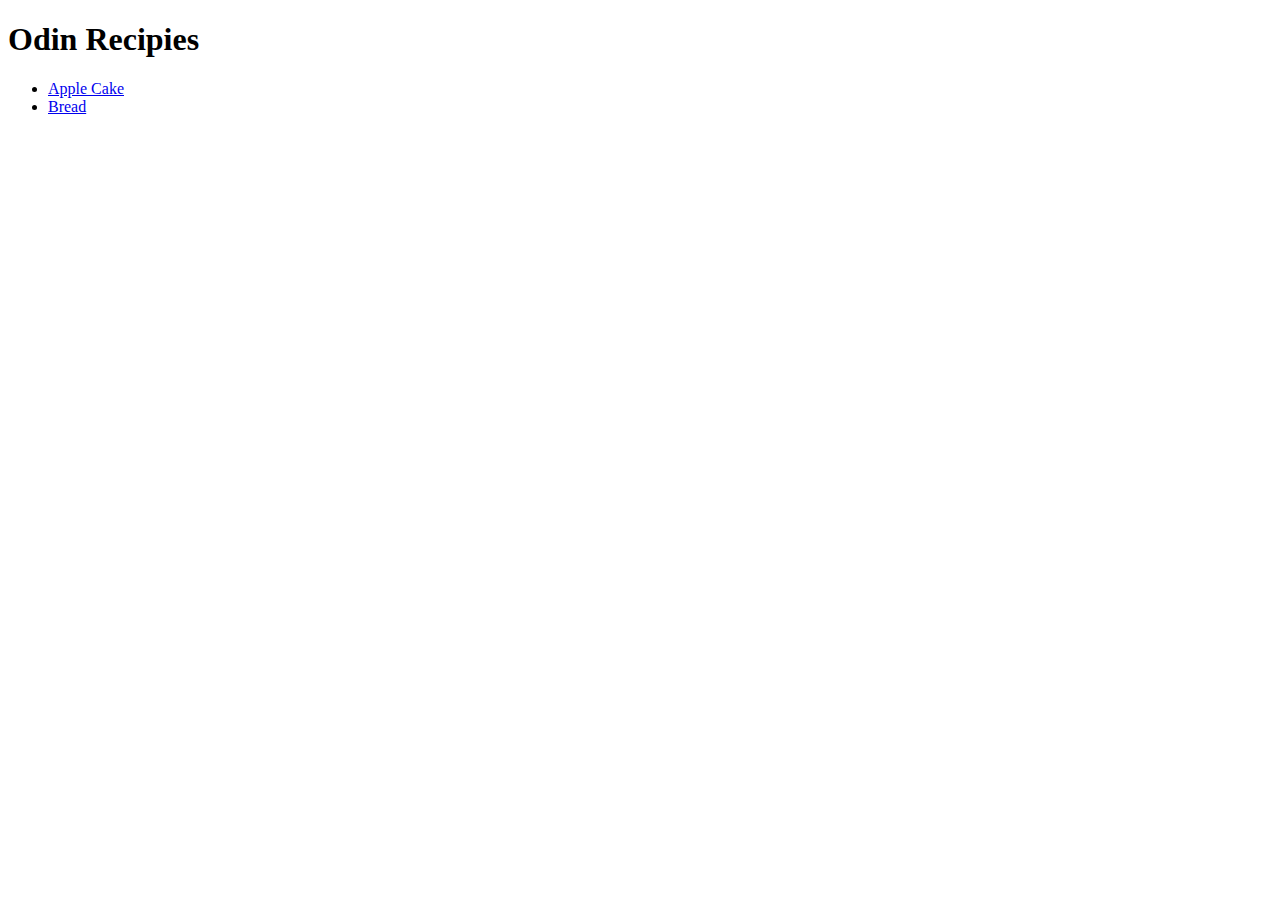
<file: index.html>
<!DOCTYPE html>
<html lang="en">
<head>
    <meta charset="UTF-8">
    <meta name="viewport" content="width=device-width, initial-scale=1.0">
    <title>Odin Recipies</title>
</head>
<body>
    <h1>Odin Recipies</h1>
    <ul>
        <li><a href="recipies/applecake.html">Apple Cake</a></li>
        <li><a href="recipies/bread.html">Bread</a></li>
   </ul>
</body>
</html>
</file>
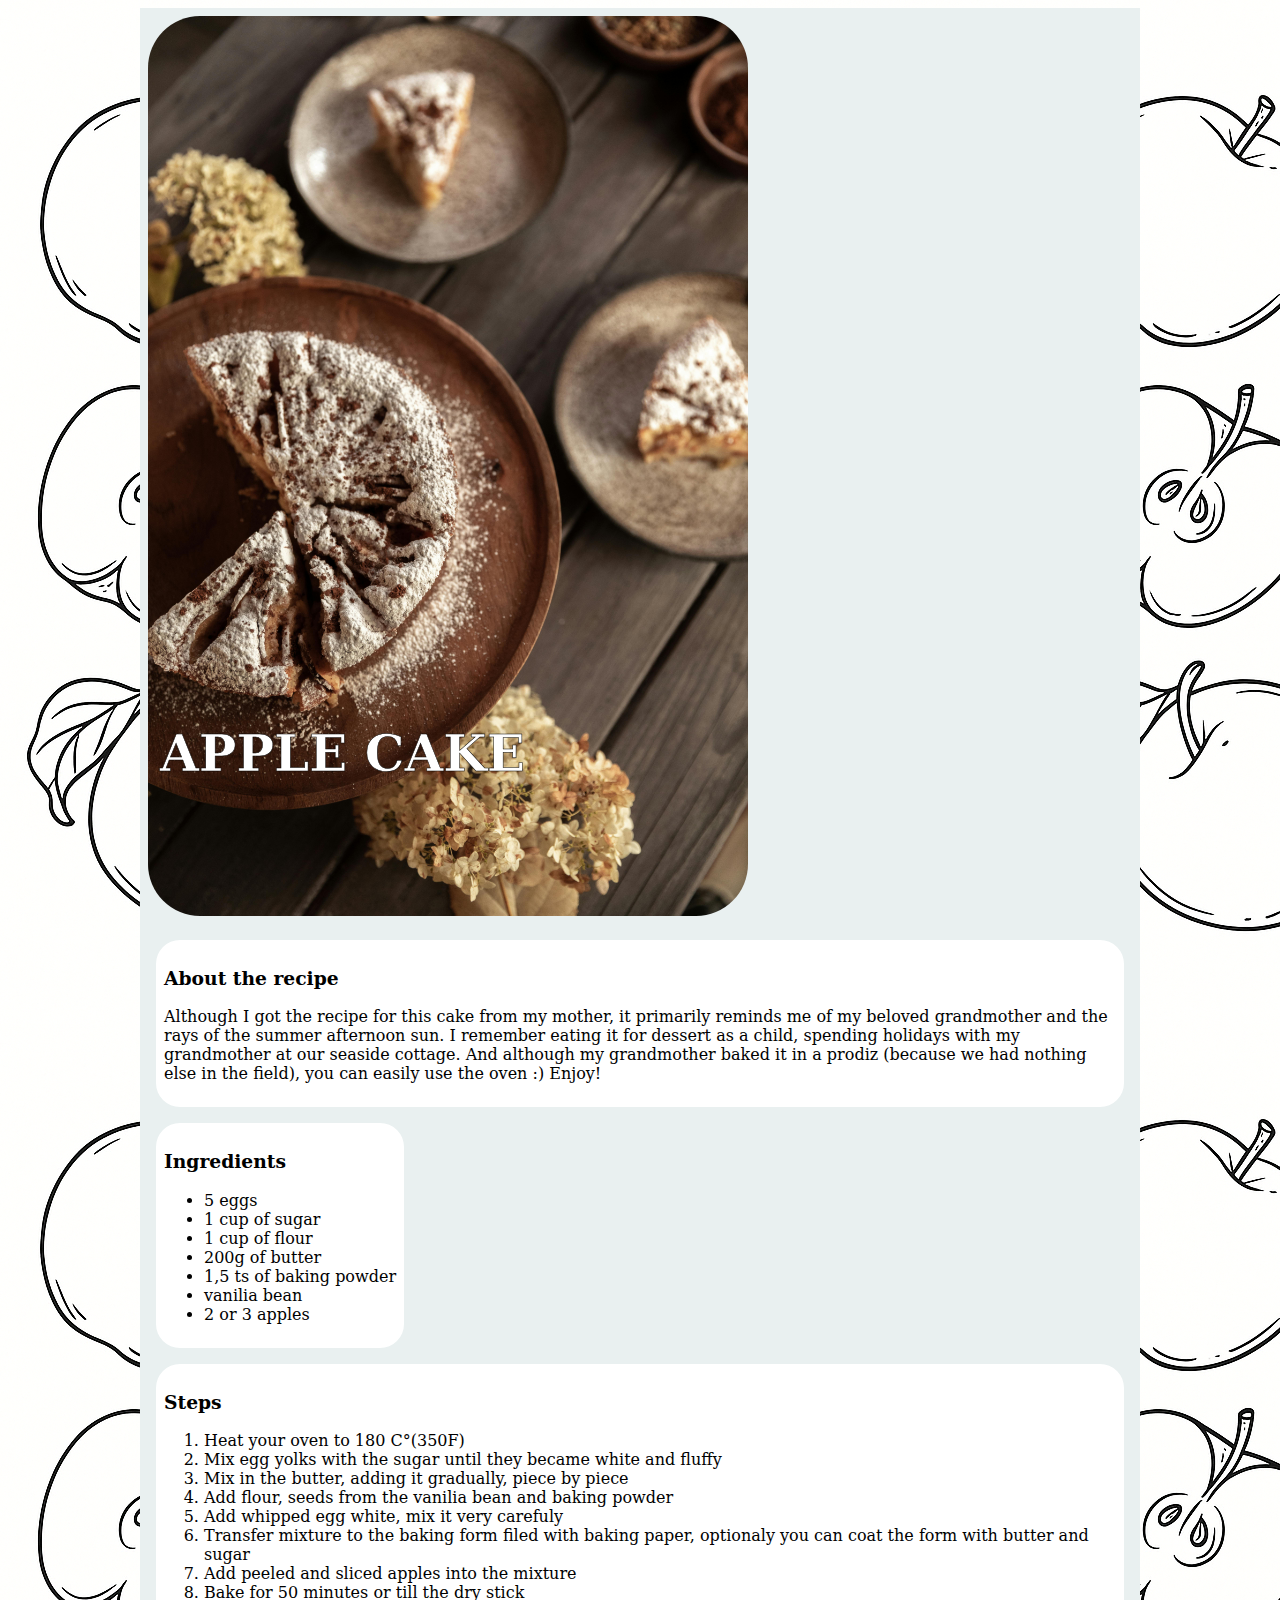
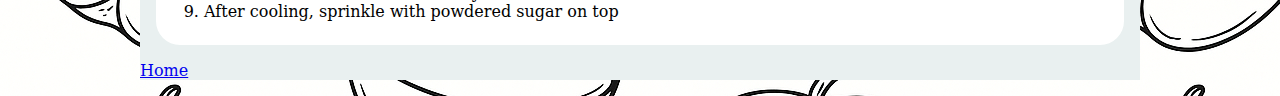
<file: recipies/applecake.html>
<!DOCTYPE html>
<html lang="en">
<head>
    <meta charset="UTF-8">
    <meta name="viewport" content="width=device-width, initial-scale=1.0">
    <link rel="stylesheet" href="style.css">
    <title>Apple Cake</title>
</head>
<body>
    <div class="card">
        <div class="image-box">
         <h1 class="title">APPLE CAKE</h1>
         <img class="image" src="applecake.jpg" width="600" height="auto" alt="applecake photo">
        </div>
    <div class="ingredients">
         <p><h3>About the recipe</h3></p>
         <p>Although I got the recipe for this cake from my mother, it primarily reminds me of my beloved grandmother and the rays of the summer afternoon sun. 
           I remember eating it for dessert as a child, spending holidays with my grandmother at our seaside cottage. 
           And although my grandmother baked it in a prodiz (because we had nothing else in the field), you can easily use the oven :) 
           Enjoy!
    </div>
           <div class="ingredients">
           <p><h3 class>Ingredients</h3></p>
           <ul>
            <li>5 eggs</li>
            <li>1 cup of sugar</li>
            <li>1 cup of flour</li>
            <li>200g of butter</li>
            <li>1,5 ts of baking powder</li>
            <li>vanilia bean</li>
            <li>2 or 3 apples</li>
           </ul>
           </div>
           <div class="ingredients">
           <p><h3>Steps</h3></p>
           <ol>
            <li>Heat your oven to 180 C°(350F)</li>
            <li>Mix egg yolks with the sugar until they became white and fluffy</li>
            <li>Mix in the butter, adding it gradually, piece by piece </li>
            <li>Add flour, seeds from the vanilia bean and baking powder</li>
            <li>Add whipped egg white, mix it very carefuly</li>
            <li>Transfer mixture to the baking form filed with baking paper,
                optionaly you can coat the form with butter and sugar</li>
            <li>Add peeled and sliced apples into the mixture</li>
            <li>Bake for 50 minutes or till the dry stick</li>
            <li>After cooling, sprinkle with powdered sugar on top</li>
            </ol>
           </div>
   <p><a href="../index.html">Home</a></p>
   </div>
</body>
</html>
</file>
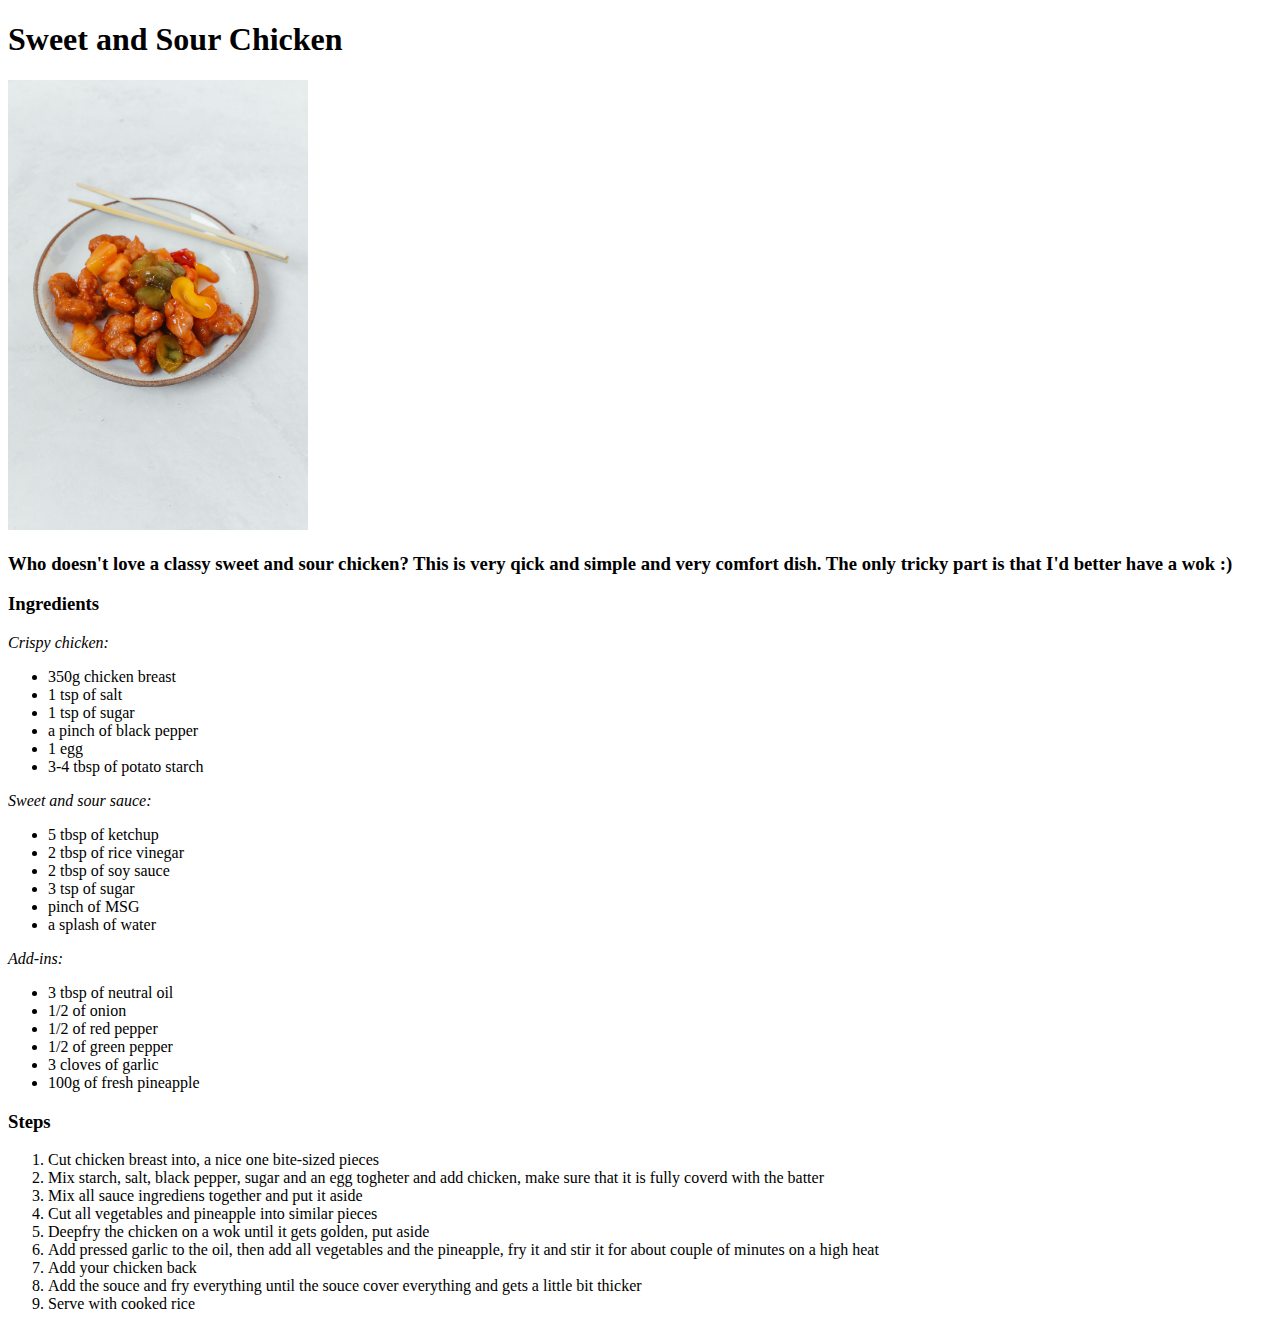
<file: recipies/asiachicken.html>
<!DOCTYPE html>
<html lang="en">
    <head>
        <meta charset="UTF-8">
        <meta name="viewport" content="width=device-width, initial-scale=1.0">
        <title>Sweet and Sour Chicken</title>
    </head>
    <body>
<h1>Sweet and Sour Chicken</h1>
<img src="asiachicken.jpg" width="300" height="450" alt="photo of sweet and sour chicken">
<p><h3>Who doesn't love a classy sweet and sour chicken? This is very qick and simple and very comfort dish.
       The only tricky part is that I'd better have a wok :)</h3></p>
       <p><h3>Ingredients</h3></p>
       <em>Crispy chicken:</em>
       <ul>
        <li>350g chicken breast</li>
        <li>1 tsp of salt</li>
        <li>1 tsp of sugar</li>
        <li>a pinch of black pepper</li>
        <li>1 egg</li>
        <li>3-4 tbsp of potato starch</li>
       </ul>
       <p><em>Sweet and sour sauce:</em></p>
       <ul>
        <li>5 tbsp of ketchup</li>
        <li>2 tbsp of rice vinegar</li>
        <li>2 tbsp of soy sauce</li>
        <li>3 tsp of sugar</li>
        <li>pinch of MSG</li>
        <li>a splash of water</li>
       </ul>
       <p><em>Add-ins:</em></p>
       <ul>
        <li>3 tbsp of neutral oil</li>
        <li>1/2 of onion</li>
        <li>1/2 of red pepper</li>
        <li>1/2 of green pepper</li>
        <li>3 cloves of garlic</li>
        <li>100g of fresh pineapple</li>
       </ul>
        <p><h3>Steps</h3></p>
        <ol>
        <li>Cut chicken breast into, a nice one bite-sized pieces</li>
        <li>Mix starch, salt, black pepper, sugar and an egg togheter and add chicken,
            make sure that it is fully coverd with the batter</li>
        <li>Mix all sauce ingrediens together and put it aside</li>
        <li>Cut all vegetables and pineapple into similar pieces</li>
        <li>Deepfry the chicken on a wok until it gets golden, put aside</li>
        <li>Add pressed garlic to the oil, then add all vegetables and the pineapple, fry it and stir it for about couple of minutes on a high heat</li>
        <li>Add your chicken back</li>
        <li>Add the souce and fry everything until the souce cover everything and gets a little bit thicker</li>
        <li>Serve with cooked rice</li>
        </ol>

    </body>
</html>
</file>
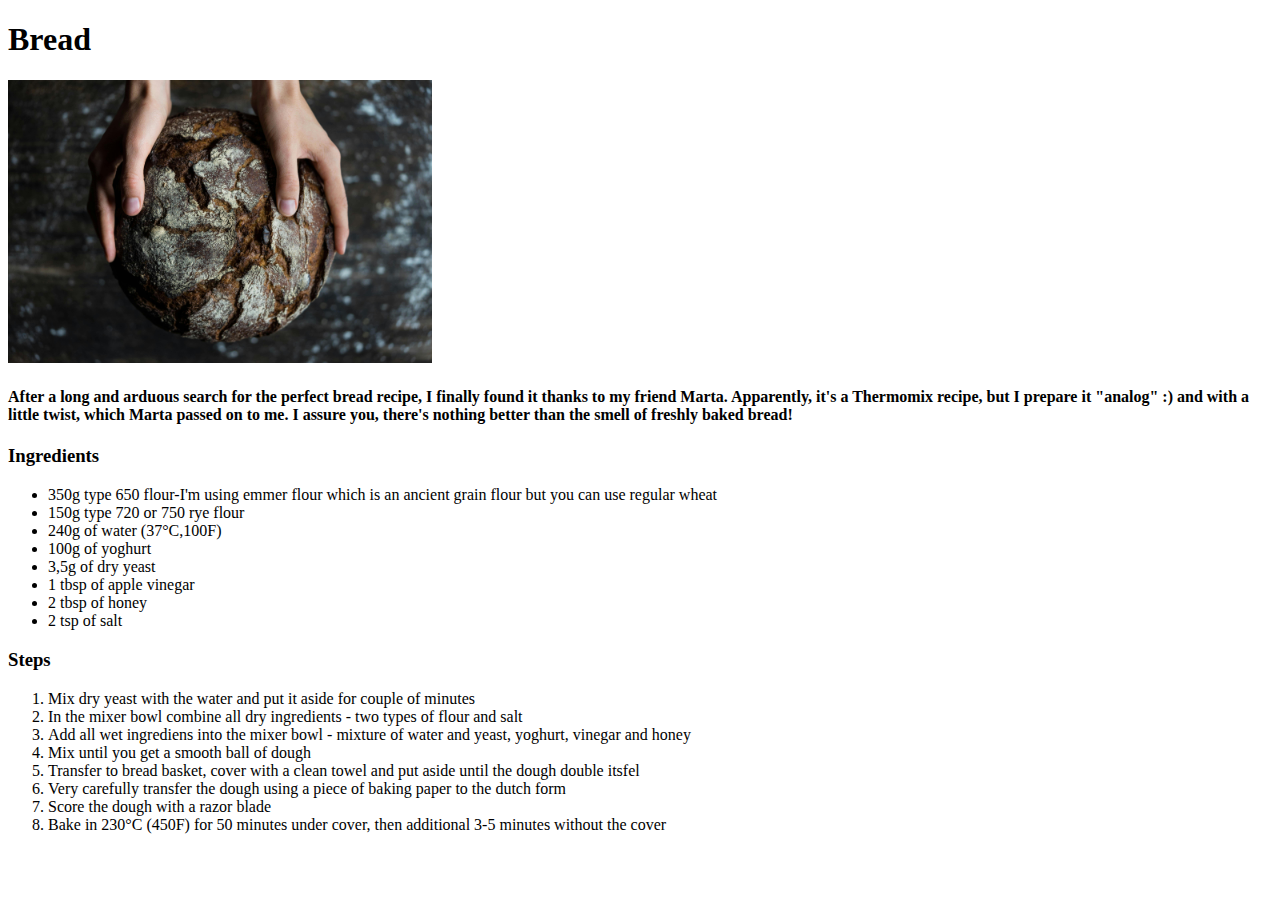
<file: recipies/bread.html>
<!DOCTYPE html>
<html lang="en">
<head>
    <meta charset="UTF-8">
    <meta name="viewport" content="width=device-width, initial-scale=1.0">
    <title>Bread</title>
</head>
<body>
    <h1>Bread</h1>
    <img src="bread.jpg" width="424" height="283" alt="picture of bread">
    <p><h4>After a long and arduous search for the perfect bread recipe,
           I finally found it thanks to my friend Marta. 
           Apparently, it's a Thermomix recipe, but I prepare it "analog" :) and with a little twist, which Marta passed on to me.
           I assure you, there's nothing better than the smell of freshly baked bread!</h4></p>
           <p><h3>Ingredients</h3></p>
           <ul>
            <li>350g type 650 flour-I'm using emmer flour which is an ancient grain flour but you can use regular wheat</li>
            <li>150g type 720 or 750 rye flour</li>
            <li>240g of water (37°C,100F)</li>
            <li>100g of yoghurt</li>
            <li>3,5g of dry yeast</li>
            <li>1 tbsp of apple vinegar</li>
            <li>2 tbsp of honey</li>
            <li>2 tsp of salt</li>
           </ul>
           <p><h3>Steps</h3></p>
           <ol>
            <li>Mix dry yeast with the water and put it aside for couple of minutes</li>
            <li>In the mixer bowl combine all dry ingredients - two types of flour and salt</li>
            <li>Add all wet ingrediens into the mixer bowl - mixture of water and yeast, yoghurt, vinegar and honey</li>
            <li>Mix until you get a smooth ball of dough</li>
            <li>Transfer to bread basket, cover with a clean towel and put aside until the dough double itsfel</li>
            <li>Very carefully transfer the dough using a piece of baking paper to the dutch form</li>
            <li>Score the dough with a razor blade</li>
            <li>Bake in 230°C (450F) for 50 minutes under cover, then additional 3-5 minutes without the cover</li>
           </ol>
</body>
</html>
</file>
<file: recipies/style.css>
body{
background-image: url("apple.png");
font-family:DejaVu serif;
}

.card{
    width: 1000px;
    background: #e9f0f0;
    margin:0 auto;
    display: block;
}
.image-box{
    position:relative;
    display:block;
    width: fit-content;
}
.title{
    color:white;
    -webkit-text-stroke: 0.5px black;
    position:absolute;
    top: 700px;
    left:auto;
    padding:8px 12px;
    font-size: 50px;
    font-weight: 900;
    margin: 8px;
}
.image{
    padding: 8px;
    display: block;
    margin:0 auto;
    border-radius: 60px;
}
.ingredients{
    background: white;
    border-radius: 24px;
    padding: 8px;
    margin: 16px;
    width:fit-content;
}
</file>
